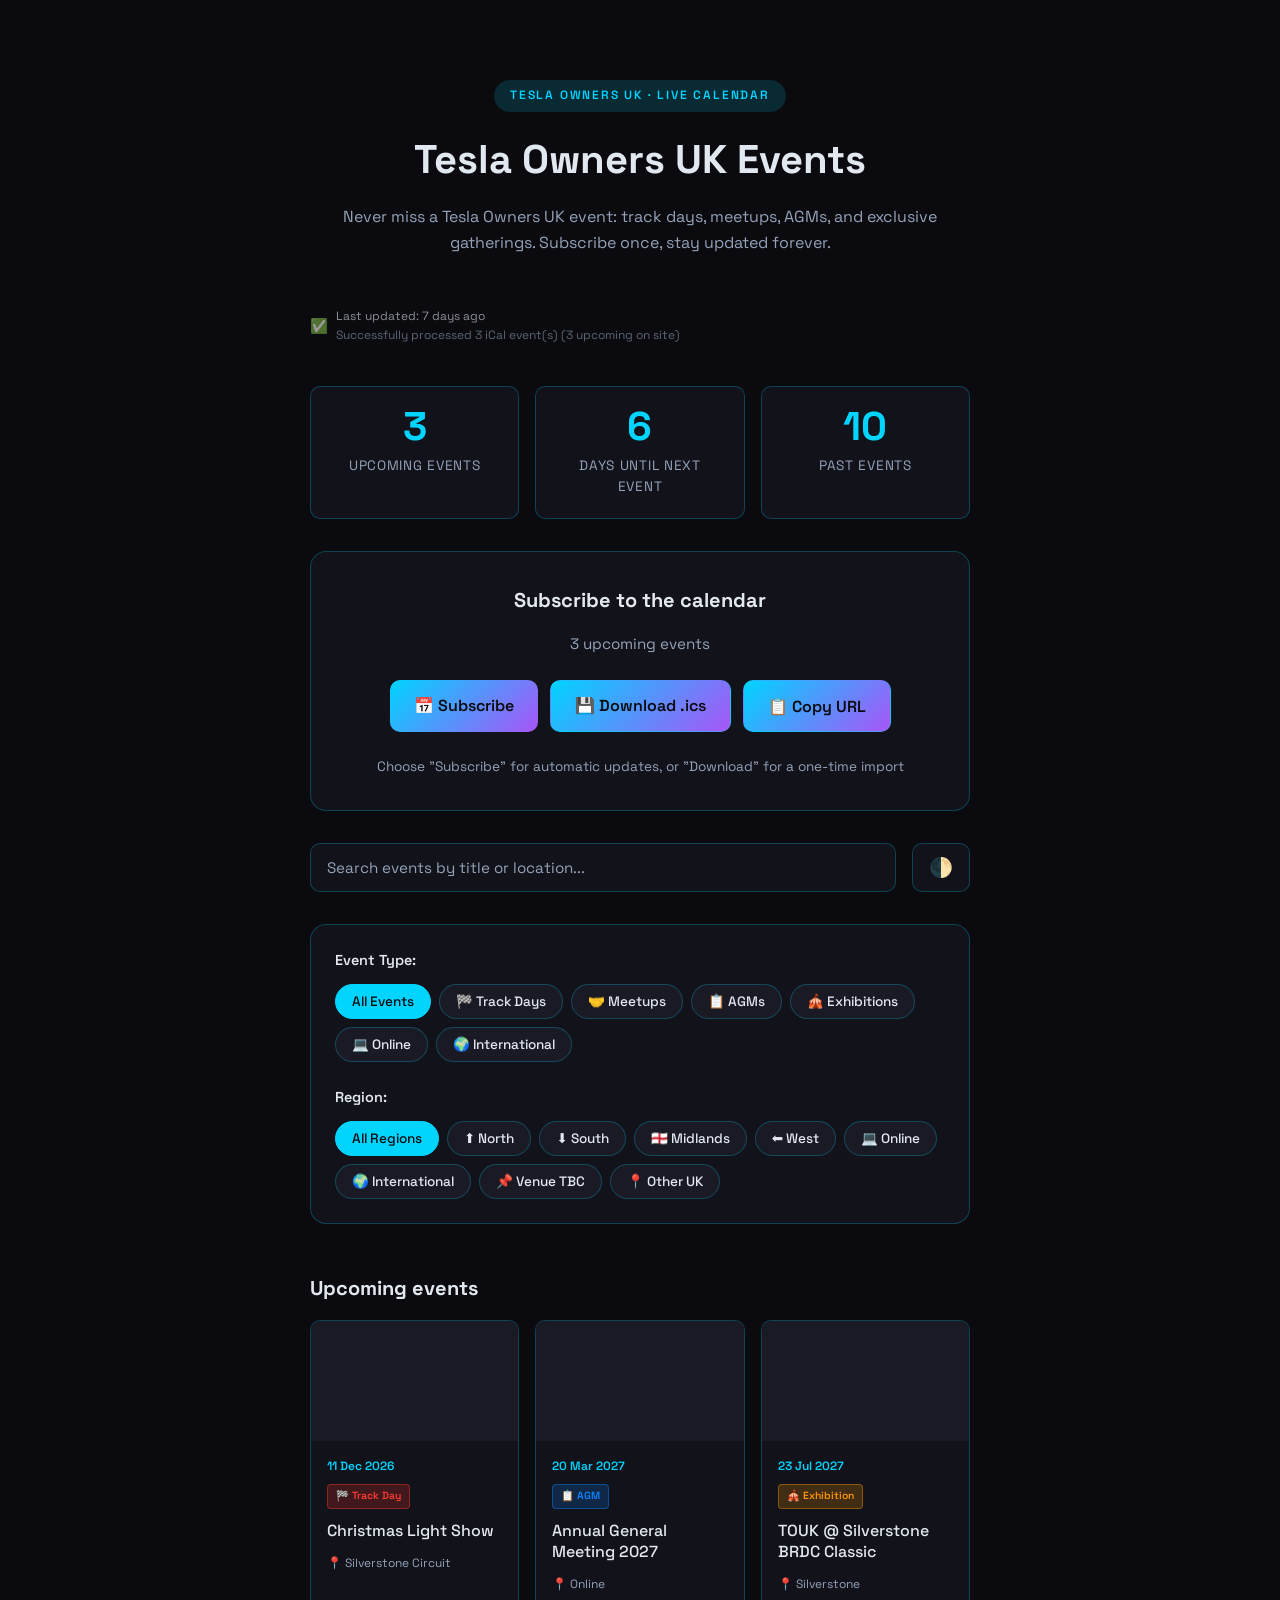
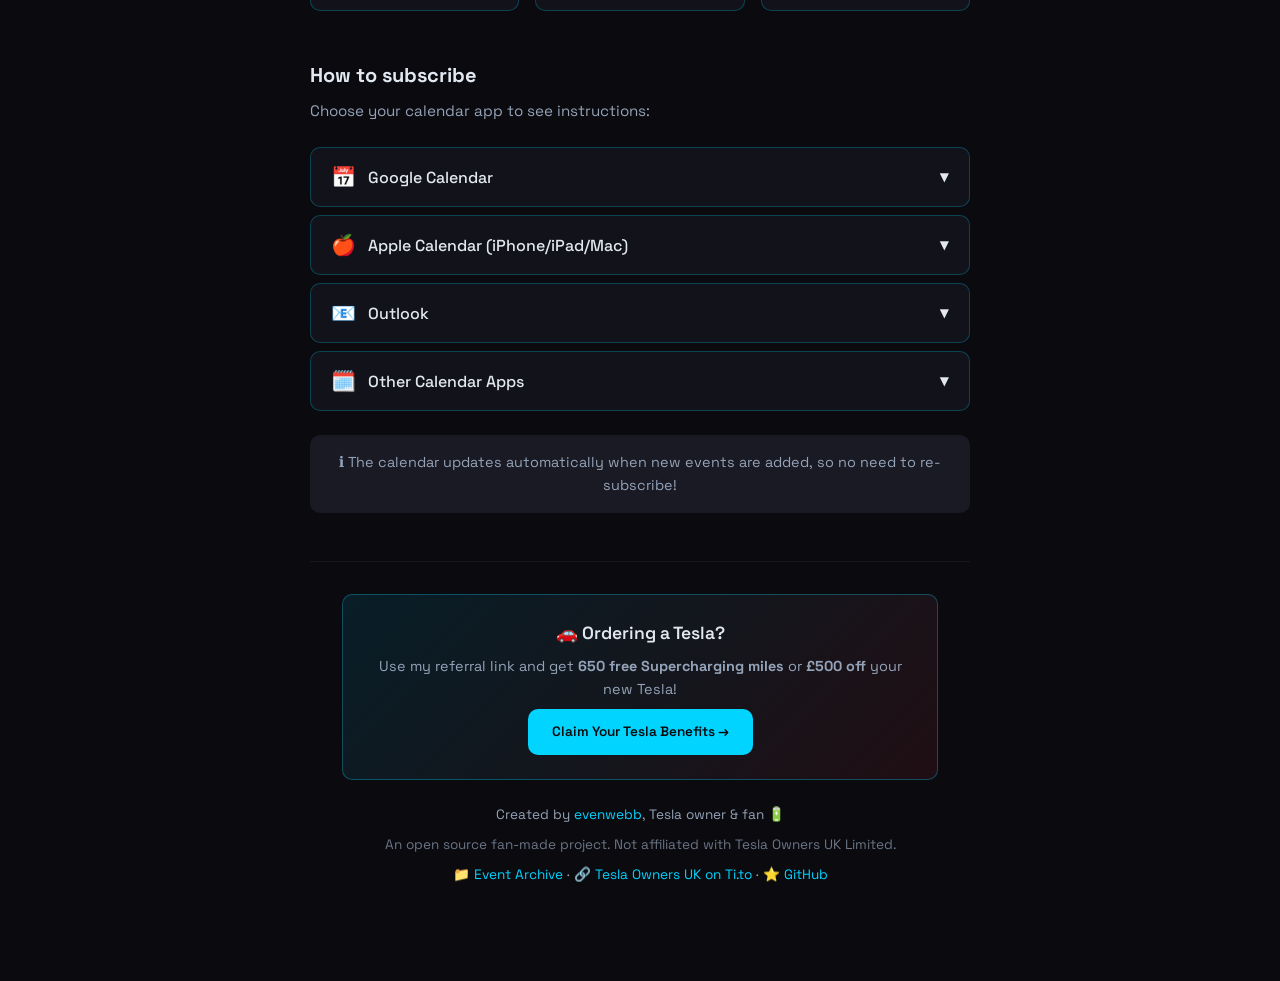
<file: docs/index.html>
<!DOCTYPE html>
<html lang="en">
<head>
  <meta charset="utf-8">
  <meta name="viewport" content="width=device-width, initial-scale=1">
  <title>Tesla Owners UK: Events Calendar</title>

  <!-- SEO Meta Tags -->
  <meta name="description" content="Subscribe to Tesla Owners UK events calendar - track days, meetups, AGMs and exhibitions. Never miss an event with automatic updates.">
  <meta name="keywords" content="Tesla, Tesla Owners UK, TOCUK, events, calendar, meetups, track days, AGM, Supercharged, Everything Electric">
  <meta name="author" content="evenwebb">
  <link rel="canonical" href="https://evenwebb.github.io/tesla-owners-club-uk-events-calendar/">

  <!-- Open Graph / Facebook -->
  <meta property="og:type" content="website">
  <meta property="og:url" content="https://evenwebb.github.io/tesla-owners-club-uk-events-calendar/">
  <meta property="og:title" content="Tesla Owners UK Events Calendar">
  <meta property="og:description" content="Never miss a Tesla Owners UK event - subscribe once, stay updated forever. Track days, meetups, AGMs and exclusive gatherings.">
  <meta property="og:site_name" content="Tesla Owners UK Events">
  <meta property="og:image" content="https://evenwebb.github.io/tesla-owners-club-uk-events-calendar/og-image.png">
  <meta property="og:image:width" content="1200">
  <meta property="og:image:height" content="630">
  <meta property="og:image:alt" content="Tesla Owners UK Events Calendar">

  <!-- Twitter Card -->
  <meta name="twitter:card" content="summary_large_image">
  <meta name="twitter:url" content="https://evenwebb.github.io/tesla-owners-club-uk-events-calendar/">
  <meta name="twitter:title" content="Tesla Owners UK Events Calendar">
  <meta name="twitter:description" content="Never miss a Tesla Owners UK event - subscribe once, stay updated forever">
  <meta name="twitter:image" content="https://evenwebb.github.io/tesla-owners-club-uk-events-calendar/og-image.png">
  <meta name="twitter:image:alt" content="Tesla Owners UK Events Calendar">

  <!-- Mobile Theme Color -->
  <meta name="theme-color" content="#00d4ff" media="(prefers-color-scheme: dark)">
  <meta name="theme-color" content="#00d4ff" media="(prefers-color-scheme: light)">

  <link rel="preconnect" href="https://fonts.googleapis.com">
  <link rel="preconnect" href="https://fonts.gstatic.com" crossorigin>
  <link href="https://fonts.googleapis.com/css2?family=Space+Grotesk:wght@400;600;700&family=JetBrains+Mono:wght@400;500&display=swap" rel="stylesheet">
  <link rel="stylesheet" href="style.css">

  <!-- Structured Data (JSON-LD) for SEO -->
  <script type="application/ld+json">
[
  {
    "@context": "https://schema.org",
    "@type": "Event",
    "name": "Christmas Light Show",
    "startDate": "2026-12-11T14:00:00+00:00",
    "description": "Our second ever Tesla Owners UK Christmas Light Show with Xlightshows will be in the early evening of Friday 11 December. You will not want to miss this! We open from 2pm, and you can arrive up to 5pm",
    "eventStatus": "https://schema.org/EventScheduled",
    "eventAttendanceMode": "https://schema.org/OfflineEventAttendanceMode",
    "organizer": {
      "@type": "Organization",
      "name": "Tesla Owners UK",
      "url": "https://teslaowners.uk"
    },
    "endDate": "2026-12-11T19:30:00+00:00",
    "location": {
      "@type": "Place",
      "name": "Silverstone Circuit",
      "address": {
        "@type": "PostalAddress",
        "addressLocality": "Silverstone Circuit"
      }
    },
    "image": "https://do3z7e6uuakno.cloudfront.net/uploads/event/banner/1165336/12ed4d0d43aa00b593dfe48df315279a.png",
    "url": "https://ti.to/teslaownersuk/christmas-light-show"
  },
  {
    "@context": "https://schema.org",
    "@type": "Event",
    "name": "Annual General Meeting 2027",
    "startDate": "2027-03-20T00:00:00+00:00",
    "description": "The 2027 AGM for Tesla Owners UK will be online. Details will be issued to all paid up supporters prior to the meeting.",
    "eventStatus": "https://schema.org/EventScheduled",
    "eventAttendanceMode": "https://schema.org/OnlineEventAttendanceMode",
    "organizer": {
      "@type": "Organization",
      "name": "Tesla Owners UK",
      "url": "https://teslaowners.uk"
    },
    "endDate": "2027-03-21T00:00:00+00:00",
    "location": {
      "@type": "VirtualLocation",
      "url": "https://teslaowners.uk"
    },
    "image": "https://do3z7e6uuakno.cloudfront.net/uploads/event/banner/1171939/fc75b6d8cca3e175362e5bec572dd431.jpg",
    "url": "https://ti.to/teslaownersuk/annual-general-meeting-copy"
  },
  {
    "@context": "https://schema.org",
    "@type": "Event",
    "name": "TOUK @ Silverstone BRDC Classic",
    "startDate": "2027-07-23T09:00:00+01:00",
    "description": "Save the date! 23-25 July 2027 We have been invited back to Silverstone for the BRDC Classic in 2027 following our successful display at the 2025 Silverstone Classic. We will have a special ticket dea",
    "eventStatus": "https://schema.org/EventScheduled",
    "eventAttendanceMode": "https://schema.org/OfflineEventAttendanceMode",
    "organizer": {
      "@type": "Organization",
      "name": "Tesla Owners UK",
      "url": "https://teslaowners.uk"
    },
    "endDate": "2027-07-25T18:00:00+01:00",
    "location": {
      "@type": "Place",
      "name": "Silverstone",
      "address": {
        "@type": "PostalAddress",
        "addressLocality": "Silverstone"
      }
    },
    "image": "https://do3z7e6uuakno.cloudfront.net/uploads/event/banner/1171767/9d879764d8762462437d3054bd2e2466.jpg",
    "url": "https://ti.to/teslaownersuk/touk-silverstone-brdc-classic"
  }
]
</script>
</head>
<body>
  <div class="page">
    <header class="hero">
      <div class="badge">Tesla Owners UK · Live Calendar</div>
      <h1>Tesla Owners UK Events</h1>
      <p class="tagline">Never miss a Tesla Owners UK event: track days, meetups, AGMs, and exclusive gatherings. Subscribe once, stay updated forever.</p>
    </header>

    <div class="health-status success">
      <div class="health-icon">✅</div>
      <div class="health-info">
        <div class="health-main">Last updated: <span id="healthTimestamp" data-timestamp="2026-11-27T18:40:28.136676+00:00">0 minutes ago</span></div>
        <div class="health-message">Successfully processed 3 iCal event(s) (3 upcoming on site)</div>
        
      </div>
    </div>
    <!-- Stats Dashboard -->
    <section class="stats-dashboard">
      <div class="stat-card">
        <div class="stat-number">3</div>
        <div class="stat-label">Upcoming Events</div>
      </div>
      <div class="stat-card">
        <div class="stat-number" id="daysUntilNext" data-next-event-date="2026-12-11T14:00:00+00:00">13</div>
        <div class="stat-label">Days Until Next Event</div>
      </div>
      <div class="stat-card">
        <div class="stat-number">10</div>
        <div class="stat-label">Past Events</div>
      </div>
    </section>

    <section class="card">
      <h2>Subscribe to the calendar</h2>
      <p class="meta">3 upcoming events</p>

      <!-- Quick Add Buttons -->
      <div class="quick-add-buttons">
        <a href="tocuk.ics" class="btn btn-primary" id="subscribeBtn">📅 Subscribe</a>
        <a href="tocuk.ics" class="btn btn-secondary" download>💾 Download .ics</a>
        <button class="btn btn-secondary" onclick="copyCalendarURL()" title="Copy calendar URL">📋 Copy URL</button>
      </div>

      <p class="subscribe-hint">Choose "Subscribe" for automatic updates, or "Download" for a one-time import</p>
    </section>

    <div class="controls">
      <input type="text" class="search-box" id="searchBox" placeholder="Search events by title or location..." onkeyup="filterEvents()">
      <button class="theme-toggle" onclick="toggleTheme()" title="Toggle dark/light mode">🌓</button>
    </div>

    <!-- Filter Chips -->
    <div class="filter-section">
      <div class="filter-group">
        <label class="filter-label">Event Type:</label>
        <div class="filter-chips" id="categoryFilters">
          <button class="filter-chip active" data-category="all" onclick="filterByCategory('all')">All Events</button>
          <button class="filter-chip" data-category="track-day" onclick="filterByCategory('track-day')">🏁 Track Days</button>
          <button class="filter-chip" data-category="meetup" onclick="filterByCategory('meetup')">🤝 Meetups</button>
          <button class="filter-chip" data-category="agm" onclick="filterByCategory('agm')">📋 AGMs</button>
          <button class="filter-chip" data-category="exhibition" onclick="filterByCategory('exhibition')">🎪 Exhibitions</button>
          <button class="filter-chip" data-category="online" onclick="filterByCategory('online')">💻 Online</button>
          <button class="filter-chip" data-category="international" onclick="filterByCategory('international')">🌍 International</button>
        </div>
      </div>

      <div class="filter-group">
        <label class="filter-label">Region:</label>
        <div class="filter-chips" id="regionFilters">
          <button class="filter-chip active" data-region="all" onclick="filterByRegion('all')">All Regions</button>
          <button class="filter-chip" data-region="north" onclick="filterByRegion('north')">⬆️ North</button>
          <button class="filter-chip" data-region="south" onclick="filterByRegion('south')">⬇️ South</button>
          <button class="filter-chip" data-region="midlands" onclick="filterByRegion('midlands')">🏴󠁧󠁢󠁥󠁮󠁧󠁿 Midlands</button>
          <button class="filter-chip" data-region="west" onclick="filterByRegion('west')">⬅️ West</button>
          <button class="filter-chip" data-region="online" onclick="filterByRegion('online')">💻 Online</button>
          <button class="filter-chip" data-region="international" onclick="filterByRegion('international')">🌍 International</button>
          <button class="filter-chip" data-region="tbc" onclick="filterByRegion('tbc')">📌 Venue TBC</button>
          <button class="filter-chip" data-region="other" onclick="filterByRegion('other')">📍 Other UK</button>
        </div>
      </div>
    </div>

    <section class="featured-section">
      <h2>Upcoming events <span id="eventCount"></span></h2>
      <div class="featured-grid" id="eventGrid">
        <div class="featured-event track-day" data-event-idx="0" data-category="track-day" data-region="other" onclick="showEventModal(0)"><div class="event-banner" style="background-image: url('https://do3z7e6uuakno.cloudfront.net/uploads/event/banner/1165336/12ed4d0d43aa00b593dfe48df315279a.png')"></div><div class="event-content"><span class="date">11 Dec 2026</span><span class="category-badge track-day">🏁 Track Day</span><span class="title">Christmas Light Show</span><span class="location-small">📍 Silverstone Circuit</span></div></div>
        <div class="featured-event agm" data-event-idx="1" data-category="agm" data-region="online" onclick="showEventModal(1)"><div class="event-banner" style="background-image: url('https://do3z7e6uuakno.cloudfront.net/uploads/event/banner/1171939/fc75b6d8cca3e175362e5bec572dd431.jpg')"></div><div class="event-content"><span class="date">20 Mar 2027</span><span class="category-badge agm">📋 AGM</span><span class="title">Annual General Meeting 2027</span><span class="location-small">📍 Online</span></div></div>
        <div class="featured-event exhibition" data-event-idx="2" data-category="exhibition" data-region="other" onclick="showEventModal(2)"><div class="event-banner" style="background-image: url('https://do3z7e6uuakno.cloudfront.net/uploads/event/banner/1171767/9d879764d8762462437d3054bd2e2466.jpg')"></div><div class="event-content"><span class="date">23 Jul 2027</span><span class="category-badge exhibition">🎪 Exhibition</span><span class="title">TOUK @ Silverstone BRDC Classic</span><span class="location-small">📍 Silverstone</span></div></div>
      </div>
    </section>

    <section class="howto-section">
      <h2>How to subscribe</h2>
      <p class="howto-intro">Choose your calendar app to see instructions:</p>

      <div class="accordion-group">
        <button class="accordion-button" id="accordion-btn-google" onclick="toggleAccordion('google')" aria-expanded="false">
          <span class="accordion-icon">📅</span>
          <span class="accordion-title">Google Calendar</span>
          <span class="accordion-chevron">▼</span>
        </button>
        <div class="accordion-content" id="accordion-google">
          <ol class="instructions-list">
            <li>Copy the calendar URL above (click the "Subscribe to calendar" button)</li>
            <li>Open <a href="https://calendar.google.com" target="_blank" rel="noopener">Google Calendar</a></li>
            <li>On the left sidebar, click the <strong>+</strong> next to "Other calendars"</li>
            <li>Select <strong>"From URL"</strong></li>
            <li>Paste the calendar URL and click <strong>Add calendar</strong></li>
          </ol>
          <p class="note">💡 Tip: On Android, the subscribe button will open Google Calendar automatically</p>
        </div>

        <button class="accordion-button" id="accordion-btn-apple" onclick="toggleAccordion('apple')" aria-expanded="false">
          <span class="accordion-icon">🍎</span>
          <span class="accordion-title">Apple Calendar (iPhone/iPad/Mac)</span>
          <span class="accordion-chevron">▼</span>
        </button>
        <div class="accordion-content" id="accordion-apple">
          <ol class="instructions-list">
            <li>On iPhone/iPad, tap the "Subscribe to calendar" button above</li>
            <li>Your device will automatically open Calendar and prompt to subscribe</li>
            <li>Tap <strong>Subscribe</strong> to add the calendar</li>
          </ol>
          <p class="note"><strong>On Mac:</strong></p>
          <ol class="instructions-list">
            <li>Click the "Subscribe to calendar" button (it will use webcal:// protocol)</li>
            <li>Or manually: File → New Calendar Subscription → paste the URL</li>
          </ol>
        </div>

        <button class="accordion-button" id="accordion-btn-outlook" onclick="toggleAccordion('outlook')" aria-expanded="false">
          <span class="accordion-icon">📧</span>
          <span class="accordion-title">Outlook</span>
          <span class="accordion-chevron">▼</span>
        </button>
        <div class="accordion-content" id="accordion-outlook">
          <ol class="instructions-list">
            <li>Copy the calendar URL above</li>
            <li>Open <a href="https://outlook.live.com/calendar" target="_blank" rel="noopener">Outlook Calendar</a></li>
            <li>Click <strong>Add calendar</strong></li>
            <li>Select <strong>"Subscribe from web"</strong></li>
            <li>Paste the calendar URL and click <strong>Import</strong></li>
          </ol>
        </div>

        <button class="accordion-button" id="accordion-btn-other" onclick="toggleAccordion('other')" aria-expanded="false">
          <span class="accordion-icon">🗓️</span>
          <span class="accordion-title">Other Calendar Apps</span>
          <span class="accordion-chevron">▼</span>
        </button>
        <div class="accordion-content" id="accordion-other">
          <p>Most calendar applications support iCalendar (.ics) subscriptions:</p>
          <ol class="instructions-list">
            <li>Copy the calendar URL from the "Subscribe to calendar" button</li>
            <li>Look for "Add calendar," "Subscribe," or "Import" in your calendar app</li>
            <li>Choose "From URL" or "Web calendar" option</li>
            <li>Paste the calendar URL</li>
          </ol>
          <p class="note"><strong>Compatible apps:</strong> Mozilla Thunderbird, Yahoo Calendar, CalDAV-compatible apps, and more</p>
        </div>
      </div>

      <p class="howto-footer">ℹ️ The calendar updates automatically when new events are added, so no need to re-subscribe!</p>
    </section>

    <footer>
      <div class="referral-cta">
        <p class="referral-title">🚗 Ordering a Tesla?</p>
        <p class="referral-text">Use my referral link and get <strong>650 free Supercharging miles</strong> or <strong>£500 off</strong> your new Tesla!</p>
        <a href="https://ts.la/steven201536" target="_blank" rel="noopener" class="referral-link">Claim Your Tesla Benefits →</a>
      </div>

      <p style="margin-top: 1.5rem;">Created by <a href="https://github.com/evenwebb" target="_blank" rel="noopener">evenwebb</a>, Tesla owner & fan 🔋</p>
      <p style="margin-top: 0.5rem; font-size: 0.85rem; opacity: 0.7;">An open source fan-made project. Not affiliated with Tesla Owners UK Limited.</p>
      <p style="margin-top: 0.5rem;">
        <a href="archive.html">📁 Event Archive</a>
        <span aria-hidden="true"> · </span>
        <a href="https://ti.to/teslaownersuk" target="_blank" rel="noopener">🔗 Tesla Owners UK on Ti.to</a>
        <span aria-hidden="true"> · </span>
        <a href="https://github.com/evenwebb/tesla-owners-club-uk-events-calendar" target="_blank" rel="noopener">⭐ GitHub</a>
      </p>
    </footer>
  </div>

  <!-- Event Detail Modal -->
  <div id="eventModal" class="modal" onclick="if(event.target===this) closeModal()">
    <div class="modal-content">
      <button class="modal-close" onclick="closeModal()">&times;</button>
      <h2 class="modal-title" id="modalTitle"></h2>
      <div class="modal-meta">
        <div><strong>📅 Date:</strong> <span id="modalDate"></span></div>
        <div><strong>🕒 Time:</strong> <span id="modalTime"></span></div>
        <div><strong>📍 Location:</strong> <span id="modalLocation"></span></div>
      </div>
      <div class="modal-description" id="modalDescription"></div>
      <a id="modalLink" href="#" target="_blank" rel="noopener" class="modal-link">View full details →</a>
    </div>
  </div>

    <script src="script.js" defer></script>
  </body>
</html>
</file>
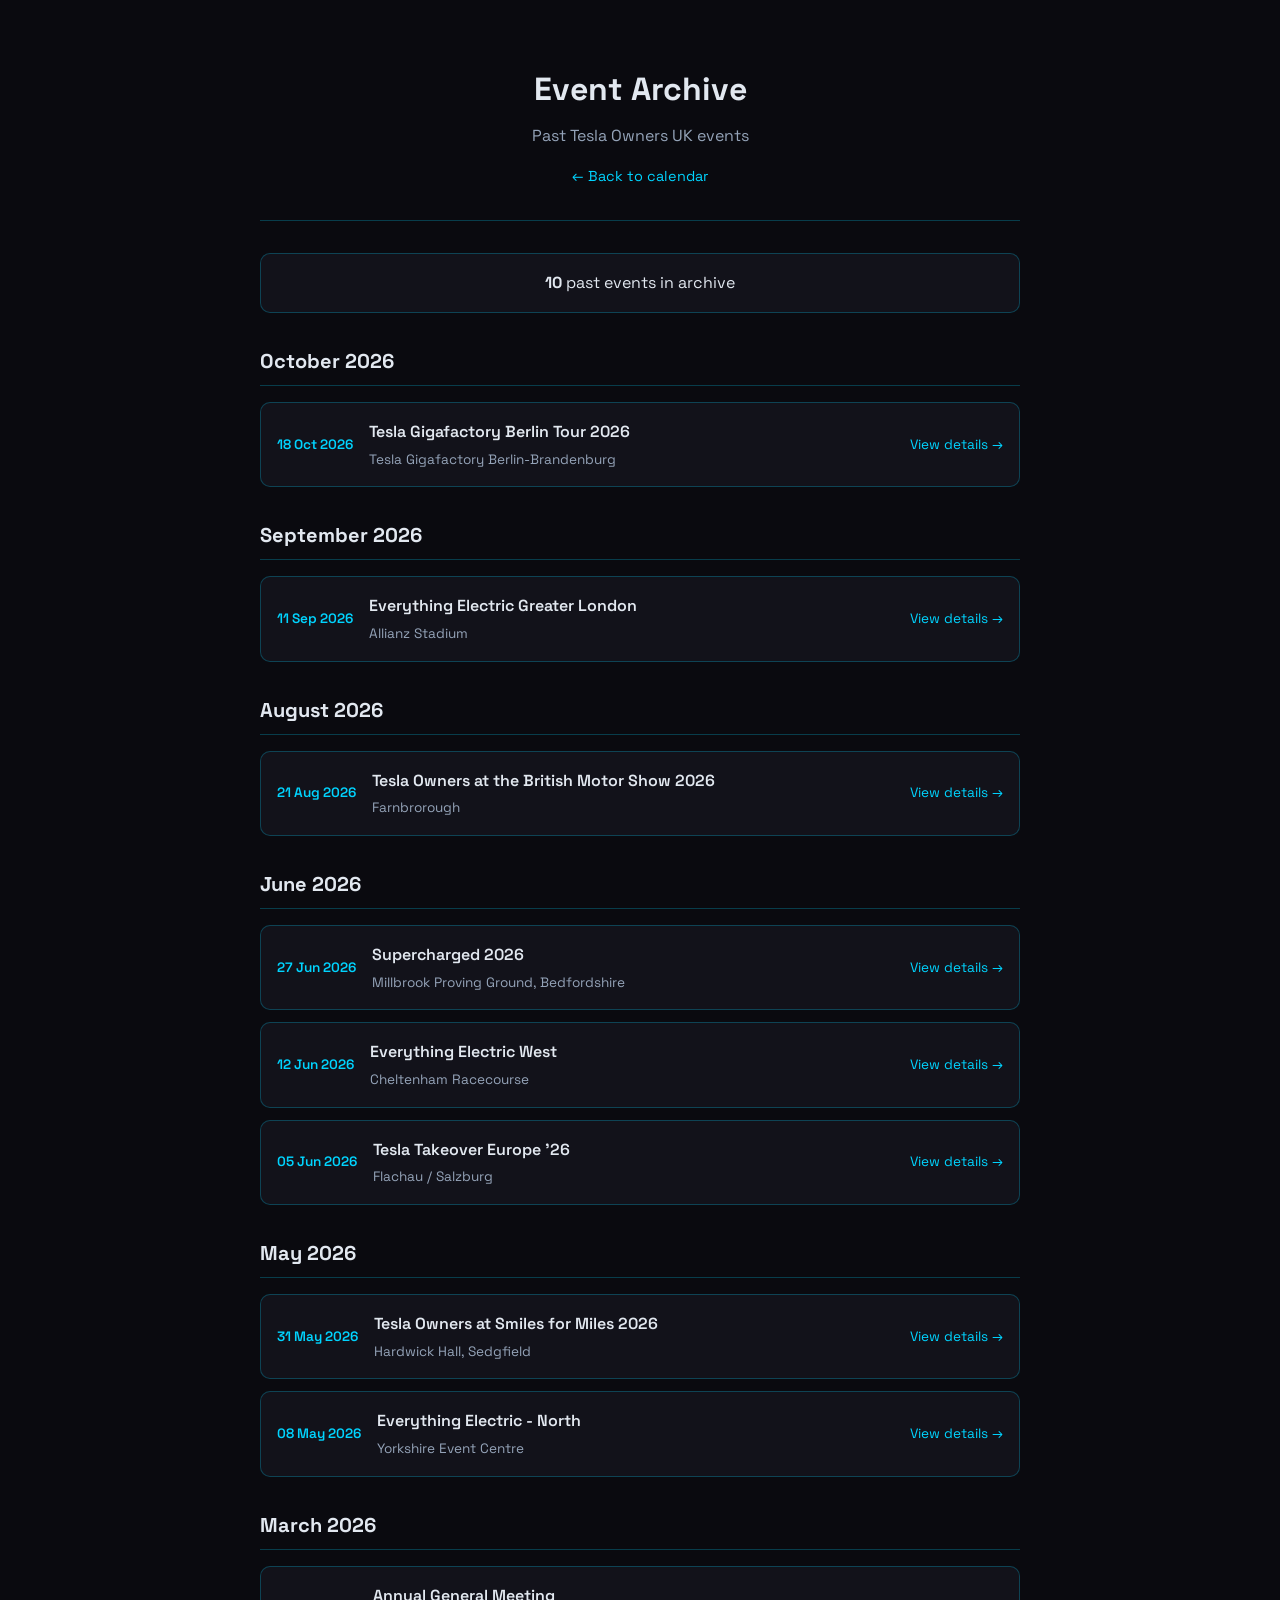
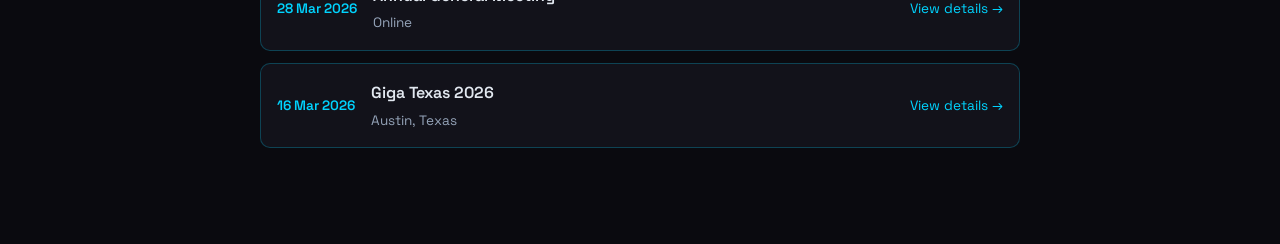
<file: docs/archive.html>
<!DOCTYPE html>
<html lang="en">
<head>
  <meta charset="utf-8">
  <meta name="viewport" content="width=device-width, initial-scale=1">
  <title>Archive: Tesla Owners UK Events Calendar</title>

  <!-- SEO Meta Tags -->
  <meta name="description" content="Browse past Tesla Owners UK events - track days, meetups, AGMs and exhibitions. Archive of completed community gatherings.">
  <meta name="keywords" content="Tesla, Tesla Owners UK, TOCUK, events archive, past events, history">
  <meta name="author" content="evenwebb">

  <!-- Open Graph / Facebook -->
  <meta property="og:type" content="website">
  <meta property="og:url" content="https://evenwebb.github.io/tesla-owners-club-uk-events-calendar/archive.html">
  <meta property="og:title" content="Event Archive: Tesla Owners UK">
  <meta property="og:description" content="Browse past Tesla Owners UK events and community gatherings">
  <meta property="og:site_name" content="Tesla Owners UK Events">
  <meta property="og:image" content="https://evenwebb.github.io/tesla-owners-club-uk-events-calendar/og-image.png">
  <meta property="og:image:alt" content="Tesla Owners UK Events Calendar">

  <!-- Twitter Card -->
  <meta name="twitter:card" content="summary_large_image">
  <meta name="twitter:url" content="https://evenwebb.github.io/tesla-owners-club-uk-events-calendar/archive.html">
  <meta name="twitter:title" content="Event Archive: Tesla Owners UK">
  <meta name="twitter:description" content="Browse past Tesla Owners UK events and community gatherings">
  <meta name="twitter:image" content="https://evenwebb.github.io/tesla-owners-club-uk-events-calendar/og-image.png">
  <meta name="twitter:image:alt" content="Tesla Owners UK Events Calendar">

  <!-- Mobile Theme Color -->
  <meta name="theme-color" content="#00d4ff" media="(prefers-color-scheme: dark)">
  <meta name="theme-color" content="#00d4ff" media="(prefers-color-scheme: light)">

  <link rel="preconnect" href="https://fonts.googleapis.com">
  <link rel="preconnect" href="https://fonts.gstatic.com" crossorigin>
  <link href="https://fonts.googleapis.com/css2?family=Space+Grotesk:wght@400;600;700&display=swap" rel="stylesheet">
  <style>
    :root {
      --bg: #0a0a0f;
      --surface: #12121a;
      --surface-2: #1a1a24;
      --border: rgba(0,212,255,0.25);
      --text: #e2e8f0;
      --text-muted: #94a3b8;
      --cyan: #00d4ff;
      --accent: #00d4ff;
      --radius: 16px;
      --radius-sm: 10px;
    }
    * { box-sizing: border-box; margin: 0; padding: 0; }
    body {
      font-family: 'Space Grotesk', system-ui, sans-serif;
      background: var(--bg);
      color: var(--text);
      line-height: 1.6;
      min-height: 100vh;
      -webkit-font-smoothing: antialiased;
    }
    .page { max-width: 800px; margin: 0 auto; padding: 2rem 1.25rem 4rem; }
    .header {
      text-align: center;
      padding: 2rem 0;
      border-bottom: 1px solid var(--border);
      margin-bottom: 2rem;
    }
    .header h1 { font-size: 2rem; margin-bottom: 0.5rem; }
    .header .subtitle { color: var(--text-muted); }
    .header .back-link {
      display: inline-block;
      margin-top: 1rem;
      color: var(--cyan);
      text-decoration: none;
      font-size: 0.9rem;
    }
    .header .back-link:hover { text-decoration: underline; }
    .stats {
      text-align: center;
      padding: 1rem;
      background: var(--surface);
      border: 1px solid var(--border);
      border-radius: var(--radius-sm);
      margin-bottom: 2rem;
    }
    .archive-group { margin-bottom: 2rem; }
    .archive-group h3 {
      font-size: 1.25rem;
      margin-bottom: 1rem;
      padding-bottom: 0.5rem;
      border-bottom: 1px solid var(--border);
    }
    .archive-events { display: flex; flex-direction: column; gap: 0.75rem; }
    .archive-event {
      background: var(--surface);
      border: 1px solid var(--border);
      border-radius: var(--radius-sm);
      padding: 1rem;
      display: grid;
      grid-template-columns: auto 1fr auto;
      gap: 1rem;
      align-items: center;
    }
    .archive-date {
      font-size: 0.85rem;
      color: var(--accent);
      font-weight: 600;
      white-space: nowrap;
    }
    .archive-details { flex: 1; }
    .archive-title { font-weight: 600; margin-bottom: 0.25rem; }
    .location {
      font-size: 0.85rem;
      color: var(--text-muted);
      display: block;
    }
    .archive-event a {
      color: var(--cyan);
      text-decoration: none;
      font-size: 0.85rem;
      white-space: nowrap;
    }
    .archive-event a:hover { text-decoration: underline; }
    .no-events {
      text-align: center;
      padding: 3rem;
      color: var(--text-muted);
    }
    @media (max-width: 640px) {
      .archive-event {
        grid-template-columns: 1fr;
        gap: 0.5rem;
      }
      .archive-event a { margin-top: 0.5rem; }
    }
  </style>
</head>
<body>
  <div class="page">
    <header class="header">
      <h1>Event Archive</h1>
      <p class="subtitle">Past Tesla Owners UK events</p>
      <a href="index.html" class="back-link">← Back to calendar</a>
    </header>

    <div class="stats">
      <strong>10</strong> past events in archive
    </div>

    <div class="archive-group"><h3>October 2026</h3><div class="archive-events">
        <div class="archive-event">
          <div class="archive-date">18 Oct 2026</div>
          <div class="archive-details">
            <div class="archive-title">Tesla Gigafactory Berlin Tour 2026</div>
            <span class="location">Tesla Gigafactory Berlin-Brandenburg</span>
          </div>
          <a href="https://ti.to/teslaownersuk/tesla-gigafactory-berlin-tour-2026-copy" target="_blank" rel="noopener">View details →</a>
        </div></div></div><div class="archive-group"><h3>September 2026</h3><div class="archive-events">
        <div class="archive-event">
          <div class="archive-date">11 Sep 2026</div>
          <div class="archive-details">
            <div class="archive-title">Everything Electric Greater London</div>
            <span class="location">Allianz Stadium</span>
          </div>
          <a href="https://ti.to/teslaownersuk/everything-electric-west-copy" target="_blank" rel="noopener">View details →</a>
        </div></div></div><div class="archive-group"><h3>August 2026</h3><div class="archive-events">
        <div class="archive-event">
          <div class="archive-date">21 Aug 2026</div>
          <div class="archive-details">
            <div class="archive-title">Tesla Owners at the British Motor Show 2026</div>
            <span class="location">Farnbrorough</span>
          </div>
          <a href="https://ti.to/teslaownersuk/tesla-owners-at-the-british-motor-show-2026" target="_blank" rel="noopener">View details →</a>
        </div></div></div><div class="archive-group"><h3>June 2026</h3><div class="archive-events">
        <div class="archive-event">
          <div class="archive-date">27 Jun 2026</div>
          <div class="archive-details">
            <div class="archive-title">Supercharged 2026</div>
            <span class="location">Millbrook Proving Ground, Bedfordshire</span>
          </div>
          <a href="https://ti.to/teslaownersuk/supercharged-2026" target="_blank" rel="noopener">View details →</a>
        </div>
        <div class="archive-event">
          <div class="archive-date">12 Jun 2026</div>
          <div class="archive-details">
            <div class="archive-title">Everything Electric West</div>
            <span class="location">Cheltenham Racecourse</span>
          </div>
          <a href="https://ti.to/teslaownersuk/everything-electric-west" target="_blank" rel="noopener">View details →</a>
        </div>
        <div class="archive-event">
          <div class="archive-date">05 Jun 2026</div>
          <div class="archive-details">
            <div class="archive-title">Tesla Takeover Europe '26</div>
            <span class="location">Flachau / Salzburg</span>
          </div>
          <a href="https://ti.to/teslaownersuk/tesla-takeover-europe-26" target="_blank" rel="noopener">View details →</a>
        </div></div></div><div class="archive-group"><h3>May 2026</h3><div class="archive-events">
        <div class="archive-event">
          <div class="archive-date">31 May 2026</div>
          <div class="archive-details">
            <div class="archive-title">Tesla Owners at Smiles for Miles 2026</div>
            <span class="location">Hardwick Hall, Sedgfield</span>
          </div>
          <a href="https://ti.to/teslaownersuk/tesla-owners-at-smiles-for-miles-2026" target="_blank" rel="noopener">View details →</a>
        </div>
        <div class="archive-event">
          <div class="archive-date">08 May 2026</div>
          <div class="archive-details">
            <div class="archive-title">Everything Electric - North</div>
            <span class="location">Yorkshire Event Centre</span>
          </div>
          <a href="https://ti.to/teslaownersuk/fully-charged-south-2025-copy" target="_blank" rel="noopener">View details →</a>
        </div></div></div><div class="archive-group"><h3>March 2026</h3><div class="archive-events">
        <div class="archive-event">
          <div class="archive-date">28 Mar 2026</div>
          <div class="archive-details">
            <div class="archive-title">Annual General Meeting</div>
            <span class="location">Online</span>
          </div>
          <a href="https://ti.to/teslaownersuk/annual-general-meeting" target="_blank" rel="noopener">View details →</a>
        </div>
        <div class="archive-event">
          <div class="archive-date">16 Mar 2026</div>
          <div class="archive-details">
            <div class="archive-title">Giga Texas 2026</div>
            <span class="location">Austin, Texas</span>
          </div>
          <a href="https://ti.to/teslaownersuk/giga-texas-2026" target="_blank" rel="noopener">View details →</a>
        </div></div></div>
  </div>
</body>
</html>
</file>
<file: docs/style.css>
:root {
      --bg: #0a0a0f;
      --surface: #12121a;
      --surface-2: #1a1a24;
      --border: rgba(0,212,255,0.25);
      --text: #e2e8f0;
      --text-muted: #94a3b8;
      --cyan: #00d4ff;
      --accent: #00d4ff;
      --accent-dim: rgba(0,212,255,0.15);
      --radius: 16px;
      --radius-sm: 10px;
    }
    [data-theme="light"] {
      --bg: #ffffff;
      --surface: #f8f9fa;
      --surface-2: #e9ecef;
      --border: rgba(0,0,0,0.1);
      --text: #1a1a1a;
      --text-muted: #6c757d;
      --accent-dim: rgba(0,212,255,0.1);
    }
    * { box-sizing: border-box; margin: 0; padding: 0; }
    body {
      font-family: 'Space Grotesk', system-ui, sans-serif;
      background: var(--bg);
      color: var(--text);
      line-height: 1.6;
      min-height: 100vh;
      -webkit-font-smoothing: antialiased;
      transition: background 0.3s, color 0.3s;
    }
    .page { max-width: 700px; margin: 0 auto; padding: 2rem 1.25rem 4rem; }
    .controls {
      display: flex;
      gap: 1rem;
      margin: 1.5rem 0;
      flex-wrap: wrap;
    }
    .search-box {
      flex: 1;
      min-width: 200px;
      background: var(--surface);
      border: 1px solid var(--border);
      border-radius: var(--radius-sm);
      padding: 0.75rem 1rem;
      color: var(--text);
      font-family: inherit;
      font-size: 0.95rem;
    }
    .search-box::placeholder { color: var(--text-muted); }
    .theme-toggle {
      background: var(--surface);
      border: 1px solid var(--border);
      border-radius: var(--radius-sm);
      padding: 0.75rem 1rem;
      color: var(--text);
      cursor: pointer;
      font-size: 1.2rem;
      transition: transform 0.2s;
    }
    .theme-toggle:hover { transform: scale(1.05); }
    .modal {
      display: none;
      position: fixed;
      top: 0;
      left: 0;
      width: 100%;
      height: 100%;
      background: rgba(0,0,0,0.8);
      z-index: 1000;
      padding: 2rem;
      overflow-y: auto;
    }
    .modal.active { display: flex; align-items: center; justify-content: center; }
    .modal-content {
      background: var(--surface);
      border: 1px solid var(--border);
      border-radius: var(--radius);
      padding: 2rem;
      max-width: 600px;
      width: 100%;
      position: relative;
    }
    .modal-close {
      position: absolute;
      top: 1rem;
      right: 1rem;
      background: none;
      border: none;
      font-size: 1.5rem;
      color: var(--text-muted);
      cursor: pointer;
      padding: 0.5rem;
      line-height: 1;
    }
    .modal-close:hover { color: var(--text); }
    .modal-title { font-size: 1.5rem; margin-bottom: 1rem; padding-right: 2rem; }
    .modal-meta {
      display: flex;
      flex-direction: column;
      gap: 0.5rem;
      margin-bottom: 1.5rem;
      color: var(--text-muted);
      font-size: 0.9rem;
    }
    .modal-meta strong { color: var(--accent); }
    .modal-description { line-height: 1.7; margin-bottom: 1.5rem; }
    .modal-link {
      display: inline-block;
      padding: 0.75rem 1.5rem;
      background: linear-gradient(135deg, var(--cyan), #a855f7);
      color: var(--bg);
      text-decoration: none;
      border-radius: var(--radius-sm);
      font-weight: 600;
    }
    .modal-link:hover { opacity: 0.9; }
    .hero {
      text-align: center;
      padding: 3rem 0 2rem;
    }
    .hero .badge {
      display: inline-flex;
      align-items: center;
      gap: 0.5rem;
      font-size: 0.75rem;
      font-weight: 600;
      letter-spacing: 0.15em;
      text-transform: uppercase;
      color: var(--accent);
      background: var(--accent-dim);
      padding: 0.4rem 1rem;
      border-radius: 100px;
      margin-bottom: 1rem;
    }
    .hero h1 {
      font-size: clamp(1.75rem, 5vw, 2.5rem);
      font-weight: 800;
      margin-bottom: 0.75rem;
    }
    .hero .tagline { color: var(--text-muted); font-size: 1rem; }
    .card {
      background: var(--surface);
      border: 1px solid var(--border);
      border-radius: var(--radius);
      padding: 2rem;
      margin: 2rem 0;
      text-align: center;
    }
    .card h2 { font-size: 1.25rem; margin-bottom: 1rem; }
    .card .meta { color: var(--text-muted); margin-bottom: 1.5rem; font-size: 0.95rem; }
    .card .btn {
      display: inline-flex;
      align-items: center;
      justify-content: center;
      padding: 0.75rem 1.5rem;
      background: linear-gradient(135deg, var(--cyan), #a855f7);
      color: var(--bg);
      font-weight: 600;
      font-size: 1rem;
      border-radius: var(--radius-sm);
      text-decoration: none;
      transition: transform 0.2s, box-shadow 0.2s;
    }
    .card .btn:hover {
      transform: scale(1.02);
      box-shadow: 0 4px 20px rgba(0,212,255,0.3);
    }
    .featured-section { margin: 3rem 0; }
    .featured-section h2 { font-size: 1.25rem; margin-bottom: 1rem; }
    .featured-grid {
      display: grid;
      grid-template-columns: repeat(auto-fill, minmax(180px, 1fr));
      gap: 1rem;
    }
    .featured-event {
      background: var(--surface);
      border: 1px solid var(--border);
      border-radius: var(--radius-sm);
      overflow: hidden;
      display: flex;
      flex-direction: column;
      cursor: pointer;
      transition: transform 0.2s, border-color 0.2s, box-shadow 0.2s;
    }
    .featured-event:hover {
      transform: translateY(-2px);
      border-color: var(--accent);
      box-shadow: 0 4px 12px rgba(0, 212, 255, 0.15);
    }
    .event-banner {
      width: 100%;
      height: 120px;
      background-size: cover;
      background-position: center;
      background-color: var(--surface-2);
    }
    .event-content {
      padding: 1rem;
      display: flex;
      flex-direction: column;
      gap: 0.5rem;
      flex: 1;
    }
    .featured-event .date {
      font-size: 0.75rem;
      color: var(--accent);
      font-weight: 600;
      display: block;
    }
    .featured-event .title {
      font-weight: 500;
      line-height: 1.3;
      margin: 0.25rem 0;
    }
    .featured-event .location-small {
      font-size: 0.75rem;
      color: var(--text-muted);
      display: block;
    }
    .featured-event .status-badge {
      font-size: 0.7rem;
      padding: 0.25rem 0.5rem;
      border-radius: 4px;
      background: var(--surface-2);
      border: 1px solid var(--border);
      display: inline-block;
      margin-top: 0.25rem;
      width: fit-content;
    }
    .category-badge {
      font-size: 0.65rem;
      padding: 0.2rem 0.5rem;
      border-radius: 4px;
      font-weight: 600;
      width: fit-content;
      display: inline-block;
    }
    .category-badge.track-day { background: rgba(255, 59, 48, 0.2); color: #ff3b30; border: 1px solid rgba(255, 59, 48, 0.4); }
    .category-badge.meetup { background: rgba(52, 199, 89, 0.2); color: #34c759; border: 1px solid rgba(52, 199, 89, 0.4); }
    .category-badge.agm { background: rgba(10, 132, 255, 0.2); color: #0a84ff; border: 1px solid rgba(10, 132, 255, 0.4); }
    .category-badge.exhibition { background: rgba(255, 149, 0, 0.2); color: #ff9500; border: 1px solid rgba(255, 149, 0, 0.4); }
    .category-badge.online { background: rgba(94, 92, 230, 0.2); color: #5e5ce6; border: 1px solid rgba(94, 92, 230, 0.4); }
    .category-badge.international { background: rgba(191, 90, 242, 0.2); color: #bf5af2; border: 1px solid rgba(191, 90, 242, 0.4); }
    .featured-event.hidden { display: none; }
    .stats-dashboard {
      display: grid;
      grid-template-columns: repeat(auto-fit, minmax(150px, 1fr));
      gap: 1rem;
      margin: 2rem 0;
    }
    .stat-card {
      background: var(--surface);
      border: 1px solid var(--border);
      border-radius: var(--radius-sm);
      padding: 1.25rem;
      text-align: center;
    }
    .stat-number {
      font-size: 2.5rem;
      font-weight: 700;
      color: var(--accent);
      line-height: 1;
      margin-bottom: 0.5rem;
    }
    .stat-label {
      font-size: 0.85rem;
      color: var(--text-muted);
      text-transform: uppercase;
      letter-spacing: 0.05em;
    }
    .quick-add-buttons {
      display: flex;
      flex-wrap: wrap;
      gap: 0.75rem;
      justify-content: center;
      margin: 1.5rem 0;
    }
    .btn {
      display: inline-flex;
      align-items: center;
      justify-content: center;
      gap: 0.5rem;
      padding: 0.75rem 1.5rem;
      border-radius: var(--radius-sm);
      font-weight: 600;
      font-size: 0.95rem;
      text-decoration: none;
      border: none;
      cursor: pointer;
      transition: transform 0.2s, box-shadow 0.2s;
      font-family: inherit;
    }
    .btn-primary {
      background: linear-gradient(135deg, var(--cyan), #a855f7);
      color: var(--bg);
    }
    .btn-secondary {
      background: var(--surface);
      border: 1px solid var(--border);
      color: var(--text);
    }
    .btn:hover {
      transform: scale(1.02);
      box-shadow: 0 4px 20px rgba(0, 212, 255, 0.3);
    }
    .subscribe-hint {
      text-align: center;
      font-size: 0.85rem;
      color: var(--text-muted);
      margin-top: 1rem;
    }
    .filter-section {
      margin: 2rem 0;
      background: var(--surface);
      border: 1px solid var(--border);
      border-radius: var(--radius);
      padding: 1.5rem;
    }
    .filter-group {
      margin-bottom: 1.5rem;
    }
    .filter-group:last-child { margin-bottom: 0; }
    .filter-label {
      display: block;
      font-weight: 600;
      font-size: 0.9rem;
      margin-bottom: 0.75rem;
      color: var(--text);
    }
    .filter-chips {
      display: flex;
      flex-wrap: wrap;
      gap: 0.5rem;
    }
    .filter-chip {
      padding: 0.5rem 1rem;
      background: var(--surface-2);
      border: 1px solid var(--border);
      border-radius: 100px;
      font-size: 0.85rem;
      font-weight: 500;
      cursor: pointer;
      transition: all 0.2s;
      color: var(--text);
      font-family: inherit;
    }
    .filter-chip:hover {
      background: var(--surface);
      border-color: var(--accent);
    }
    .filter-chip.active {
      background: var(--accent);
      color: var(--bg);
      border-color: var(--accent);
    }
    @media (max-width: 640px) {
      .stats-dashboard { grid-template-columns: 1fr 1fr; }
      .quick-add-buttons { flex-direction: column; }
      .btn { width: 100%; }
    }
    .health-status {
      background: transparent;
      border: none;
      border-radius: var(--radius-sm);
      padding: 0.5rem 0;
      margin: 0.75rem 0;
      display: flex;
      align-items: center;
      gap: 0.5rem;
      font-size: 0.75rem;
      opacity: 0.6;
    }
    .health-status.success { opacity: 0.6; }
    .health-status.warning { opacity: 0.7; }
    .health-status.error { opacity: 0.8; }
    .health-icon { font-size: 0.9rem; }
    .health-info { flex: 1; }
    .health-main { font-weight: 400; }
    .health-message { font-size: 0.75rem; color: var(--text-muted); margin-top: 0; }
    .health-error { font-size: 0.85rem; color: #ef4444; margin-top: 0.25rem; }
    .howto-section { margin: 3rem 0; }
    .howto-section h2 { font-size: 1.25rem; margin-bottom: 0.5rem; }
    .howto-intro { color: var(--text-muted); margin-bottom: 1.5rem; font-size: 0.95rem; }
    .howto-footer {
      margin-top: 1.5rem;
      padding: 1rem;
      background: var(--surface-2);
      border-radius: var(--radius-sm);
      font-size: 0.9rem;
      text-align: center;
      color: var(--text-muted);
    }
    .accordion-group { display: flex; flex-direction: column; gap: 0.5rem; }
    .accordion-button {
      display: flex;
      align-items: center;
      gap: 0.75rem;
      width: 100%;
      padding: 1rem 1.25rem;
      background: var(--surface);
      border: 1px solid var(--border);
      border-radius: var(--radius-sm);
      color: var(--text);
      font-family: inherit;
      font-size: 1rem;
      font-weight: 500;
      text-align: left;
      cursor: pointer;
      transition: all 0.2s;
    }
    .accordion-button:hover {
      background: var(--surface-2);
      border-color: var(--accent);
    }
    .accordion-button[aria-expanded="true"] {
      border-bottom-left-radius: 0;
      border-bottom-right-radius: 0;
      border-bottom-color: transparent;
    }
    .accordion-icon { font-size: 1.25rem; }
    .accordion-title { flex: 1; }
    .accordion-chevron {
      font-size: 0.75rem;
      transition: transform 0.2s;
    }
    .accordion-button[aria-expanded="true"] .accordion-chevron {
      transform: rotate(180deg);
    }
    .accordion-content {
      display: none;
      padding: 1.5rem 1.25rem;
      background: var(--surface);
      border: 1px solid var(--border);
      border-top: none;
      border-bottom-left-radius: var(--radius-sm);
      border-bottom-right-radius: var(--radius-sm);
      margin-bottom: 0.5rem;
    }
    .accordion-content.active { display: block; }
    .instructions-list {
      margin: 0.75rem 0;
      padding-left: 1.5rem;
      line-height: 1.8;
    }
    .instructions-list li { margin-bottom: 0.5rem; }
    .instructions-list strong { color: var(--accent); }
    .instructions-list a { color: var(--cyan); text-decoration: none; }
    .instructions-list a:hover { text-decoration: underline; }
    .note {
      margin-top: 1rem;
      padding: 0.75rem;
      background: var(--surface-2);
      border-radius: 6px;
      font-size: 0.9rem;
      color: var(--text-muted);
    }
    footer {
      text-align: center;
      padding: 2rem;
      color: var(--text-muted);
      font-size: 0.85rem;
      border-top: 1px solid rgba(255,255,255,0.06);
      margin-top: 3rem;
    }
    footer a { color: var(--cyan); text-decoration: none; }
    footer a:hover { text-decoration: underline; }

    .referral-cta {
      background: linear-gradient(135deg, rgba(0, 212, 255, 0.1), rgba(229, 62, 62, 0.1));
      border: 1px solid rgba(0, 212, 255, 0.3);
      border-radius: var(--radius-sm);
      padding: 1.5rem;
      margin-bottom: 1.5rem;
    }
    .referral-title {
      font-size: 1.1rem;
      font-weight: 600;
      margin-bottom: 0.5rem;
      color: var(--text);
    }
    .referral-text {
      color: var(--text-muted);
      margin-bottom: 0.5rem;
      font-size: 0.9rem;
    }
    .referral-note {
      color: var(--text-muted);
      margin-bottom: 1rem;
      font-size: 0.75rem;
      opacity: 0.7;
    }
    .referral-link {
      display: inline-block;
      background: var(--cyan);
      color: var(--bg);
      padding: 0.75rem 1.5rem;
      border-radius: var(--radius-sm);
      font-weight: 600;
      text-decoration: none !important;
      transition: all 0.2s ease;
    }
    .referral-link:hover {
      background: #00b8e6;
      transform: translateY(-2px);
      box-shadow: 0 4px 12px rgba(0, 212, 255, 0.3);
    }
</file>
